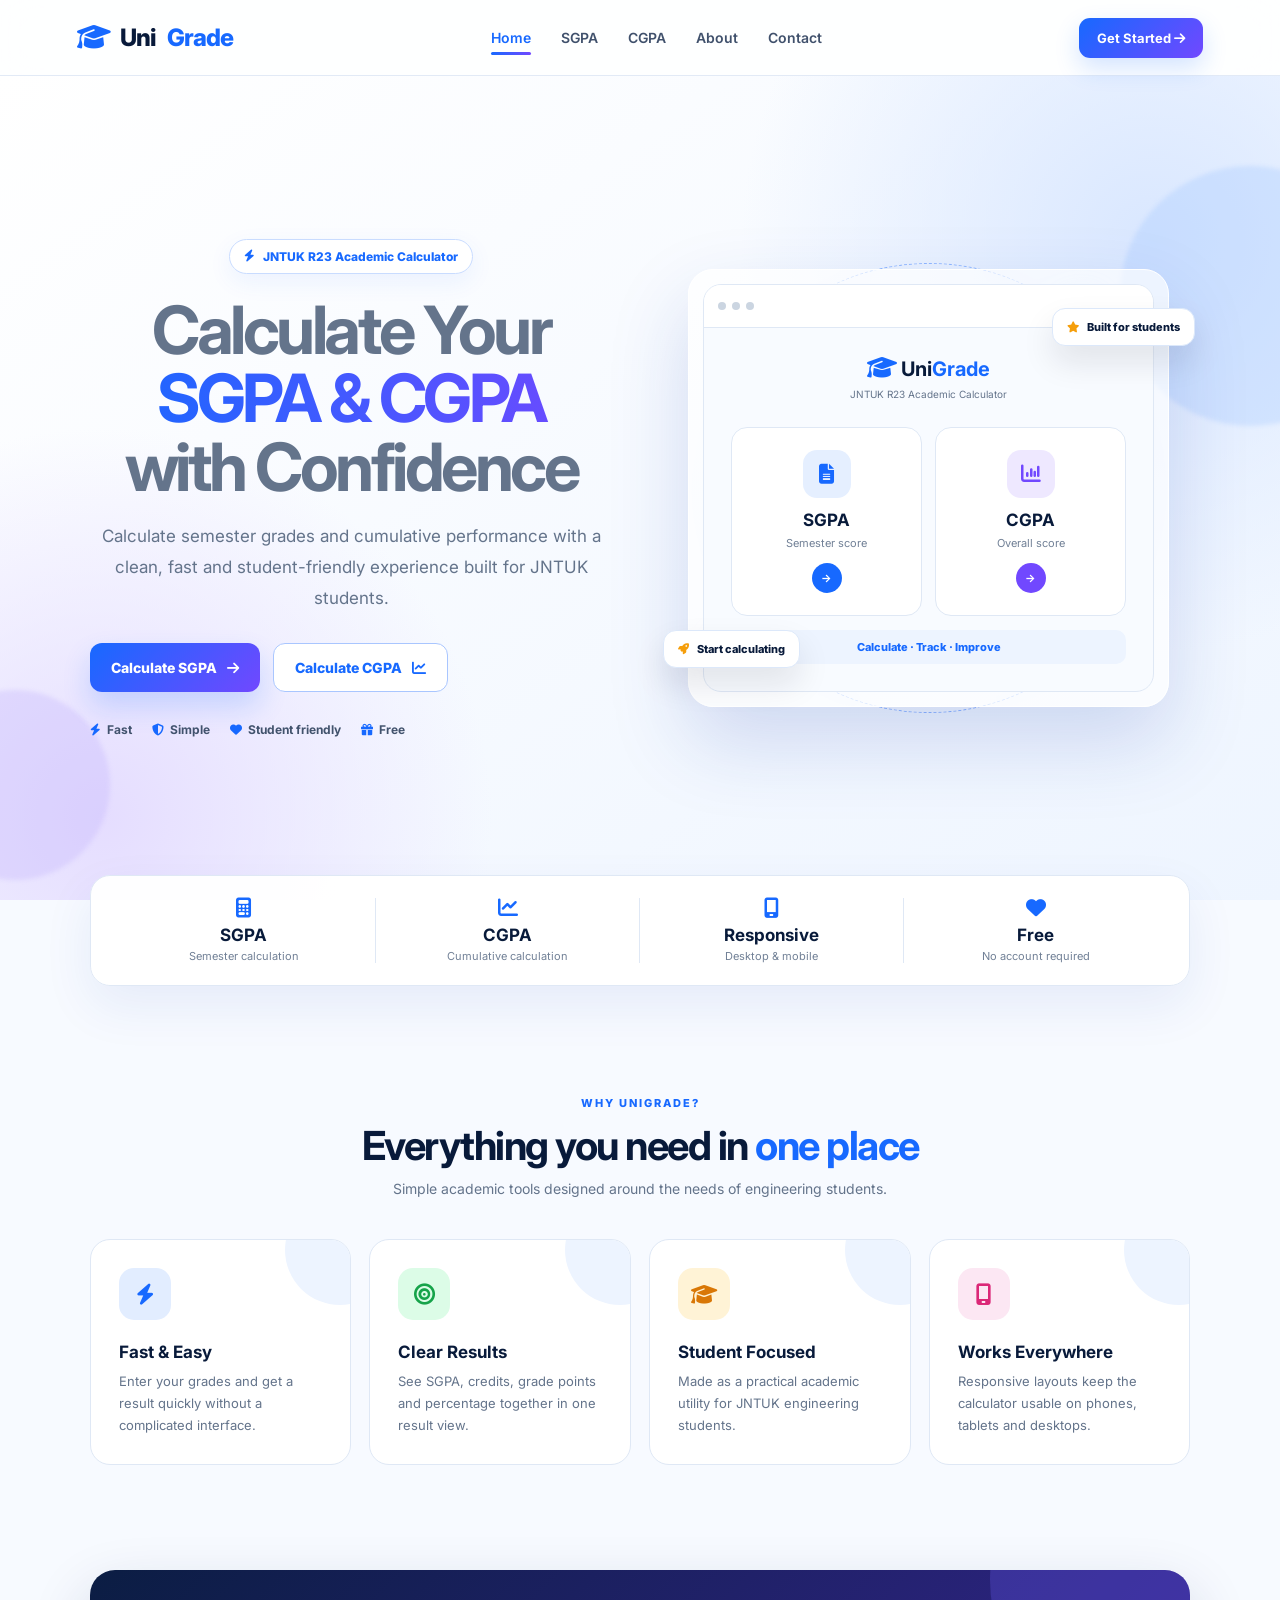
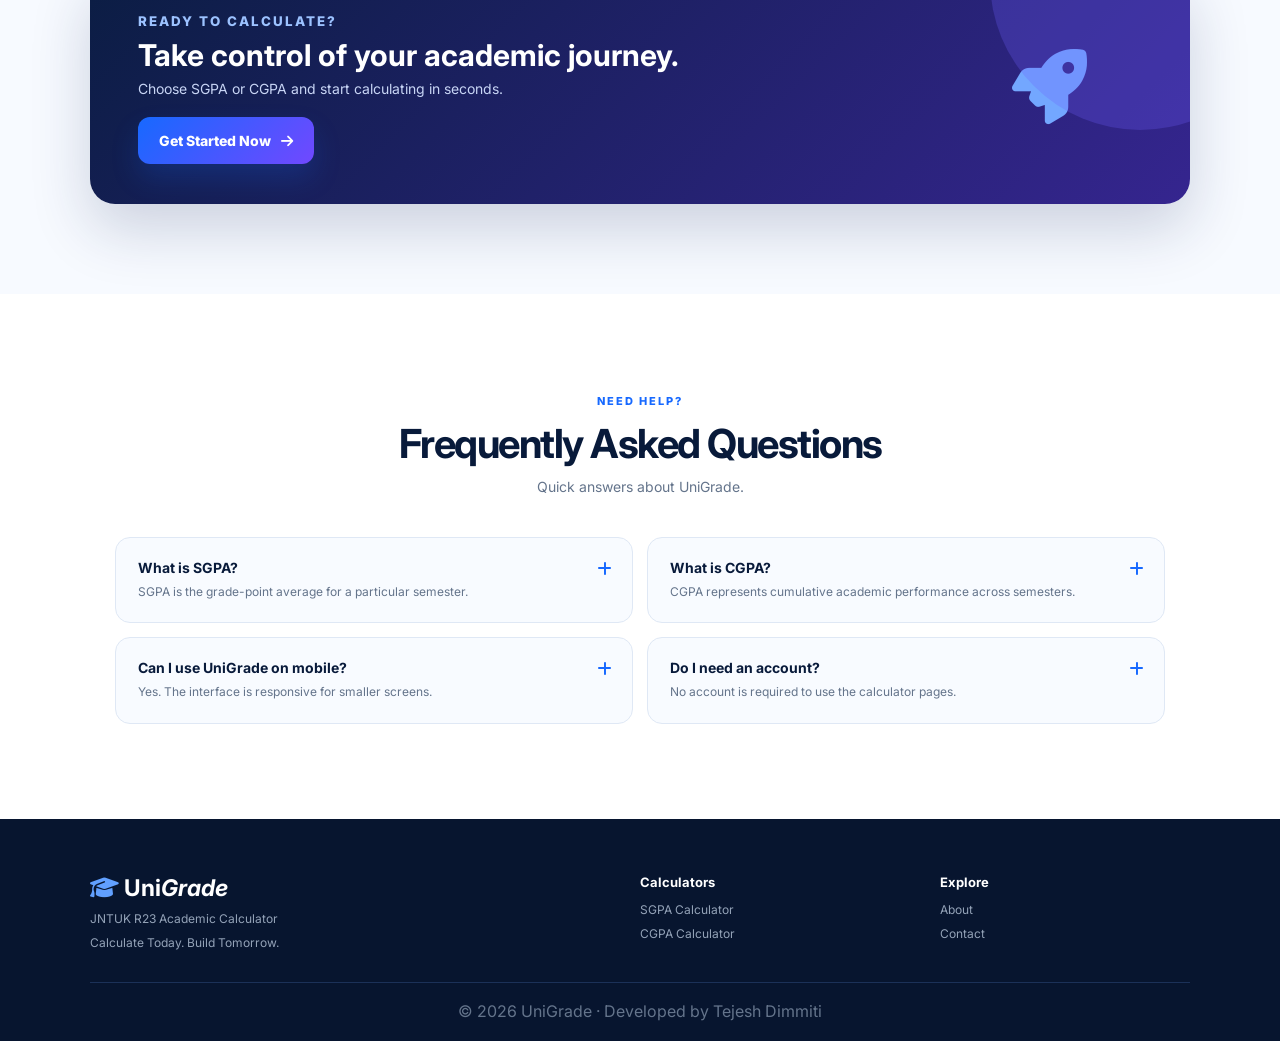
<file: index.html>
<!doctype html>
<html lang="en">
<head>
<meta charset="utf-8">
<meta name="viewport" content="width=device-width,initial-scale=1">
<title>UniGrade — JNTUK SGPA & CGPA Calculator</title>
<meta name="description" content="UniGrade is a simple academic calculator for JNTUK students to calculate SGPA and CGPA.">
<link rel="preconnect" href="https://fonts.googleapis.com">
<link rel="preconnect" href="https://fonts.gstatic.com" crossorigin>
<link href="https://fonts.googleapis.com/css2?family=Inter:wght@400;500;600;700;800&display=swap" rel="stylesheet">
<link rel="stylesheet" href="https://cdnjs.cloudflare.com/ajax/libs/font-awesome/6.6.0/css/all.min.css">
<style>
:root{--navy:#081a3a;--blue:#1769ff;--violet:#7148ff;--muted:#64748b;--line:#dfe8f5;--bg:#f7faff;--white:#fff}
*{box-sizing:border-box;margin:0;padding:0}html{scroll-behavior:smooth}body{font-family:Inter,system-ui,sans-serif;background:var(--bg);color:var(--navy);overflow-x:hidden}a{text-decoration:none;color:inherit}.page{min-height:100vh}
.nav{height:76px;position:sticky;top:0;z-index:50;background:rgba(255,255,255,.86);backdrop-filter:blur(18px);border-bottom:1px solid rgba(223,232,245,.9);display:flex;align-items:center;justify-content:space-between;padding:0 6%}.brand{font-size:24px;font-weight:800;display:flex;align-items:center;gap:10px;letter-spacing:-.8px}.brand i{color:var(--blue);font-size:27px}.brand em{font-style:normal;color:var(--blue)}.links{display:flex;gap:30px}.links a{font-size:14px;font-weight:600;color:#40516c;padding:28px 0;position:relative}.links a:after{content:"";position:absolute;height:3px;left:0;right:0;bottom:19px;border-radius:5px;background:linear-gradient(90deg,var(--blue),var(--violet));transform:scaleX(0);transition:.3s}.links a:hover,.links a.active{color:var(--blue)}.links a:hover:after,.links a.active:after{transform:scaleX(1)}.navbtn{background:linear-gradient(135deg,var(--blue),var(--violet));color:#fff;padding:12px 18px;border-radius:11px;font-size:13px;font-weight:700;box-shadow:0 10px 24px #1769ff2e;transition:.25s}.navbtn:hover{transform:translateY(-2px);box-shadow:0 14px 30px #1769ff45}
.hero{position:relative;min-height:calc(100vh - 76px);display:grid;grid-template-columns:1fr 1fr;align-items:center;gap:55px;padding:70px 7%;overflow:hidden;background:radial-gradient(circle at 90% 20%,#d9e7ff 0,transparent 31%),radial-gradient(circle at 8% 90%,#e5ddff 0,transparent 28%),linear-gradient(145deg,#fff,#eef5ff)}.glow{position:absolute;border-radius:50%;filter:blur(2px);pointer-events:none}.g1{width:260px;height:260px;right:-100px;top:90px;background:#a5c9ff55;animation:drift 8s ease-in-out infinite}.g2{width:190px;height:190px;left:-80px;bottom:20px;background:#c4b5fd55;animation:drift 10s ease-in-out infinite reverse}.copy{position:relative;z-index:2}.pill{display:inline-flex;align-items:center;gap:8px;padding:9px 14px;border:1px solid #c9dcff;background:#fff;border-radius:999px;color:var(--blue);font-size:12px;font-weight:800;box-shadow:0 8px 24px #1769ff12;animation:up .7s ease both}.pill i{animation:pulse 1.7s infinite}.hero h1{font-size:clamp(44px,5.2vw,72px);line-height:1.03;letter-spacing:-3.5px;margin:22px 0 20px;max-width:690px;animation:up .75s .08s ease both}.hero h1 span{display:block;background:linear-gradient(90deg,var(--blue),var(--violet));-webkit-background-clip:text;color:transparent}.hero p{max-width:610px;color:var(--muted);font-size:17px;line-height:1.8;animation:up .75s .16s ease both}.actions{display:flex;gap:13px;flex-wrap:wrap;margin:30px 0;animation:up .75s .24s ease both}.primary,.secondary{display:inline-flex;align-items:center;gap:10px;border-radius:12px;padding:15px 21px;font-size:14px;font-weight:800;transition:.3s}.primary{color:#fff;background:linear-gradient(135deg,var(--blue),var(--violet));box-shadow:0 14px 28px #1769ff30}.primary:hover{transform:translateY(-3px);box-shadow:0 18px 34px #1769ff45}.secondary{color:var(--blue);background:#fff;border:1.5px solid #a9c6ff}.secondary:hover{background:#f1f6ff;transform:translateY(-3px)}.trust{display:flex;flex-wrap:wrap;gap:20px;color:#42536d;font-size:12px;font-weight:700}.trust i{color:var(--blue);margin-right:6px}
.visual{position:relative;min-height:500px;display:grid;place-items:center;animation:up .9s .1s ease both}.orbit{position:absolute;width:450px;height:450px;border:1px dashed #8fb6ff;border-radius:50%;animation:spin 22s linear infinite}.orbit:before,.orbit:after{content:"";position:absolute;width:12px;height:12px;border-radius:50%;background:var(--blue);box-shadow:0 0 0 7px #dbeafe}.orbit:before{top:42px;right:65px}.orbit:after{bottom:55px;left:20px;background:var(--violet);box-shadow:0 0 0 7px #ede9fe}.dashboard{width:min(500px,92%);position:relative;z-index:3;padding:14px;border-radius:25px;background:#ffffffaa;border:1px solid #fff;box-shadow:0 35px 80px #1e40af2c;backdrop-filter:blur(16px);animation:levitate 5s ease-in-out infinite}.window{background:#f8fbff;border:1px solid var(--line);border-radius:18px;overflow:hidden}.bar{height:43px;background:#fff;border-bottom:1px solid var(--line);display:flex;align-items:center;gap:6px;padding:0 14px}.dot{width:8px;height:8px;background:#cbd5e1;border-radius:50%}.screen{padding:27px}.mini{text-align:center}.mini .cap{font-size:24px;color:var(--blue)}.mini h3{display:inline;font-size:20px}.mini h3 span{color:var(--blue)}.mini p{font-size:10px;color:#64748b;margin-top:4px}.calc{display:grid;grid-template-columns:1fr 1fr;gap:13px;margin-top:24px}.calcbox{background:#fff;border:1px solid var(--line);border-radius:16px;padding:22px 14px;text-align:center;transition:.3s}.calcbox:hover{transform:translateY(-6px);box-shadow:0 15px 30px #1769ff16}.calcbox .ico{width:48px;height:48px;display:grid;place-items:center;border-radius:14px;background:#e5efff;color:var(--blue);margin:0 auto 12px;font-size:20px}.calcbox.purple .ico{background:#eee8ff;color:var(--violet)}.calcbox strong{display:block;font-size:17px}.calcbox small{display:block;color:#718096;font-size:11px;margin:6px 0 13px}.arrow{display:grid;place-items:center;width:30px;height:30px;border-radius:50%;background:var(--blue);color:#fff;margin:auto;font-size:11px}.purple .arrow{background:var(--violet)}.screenfoot{margin-top:14px;padding:10px;background:#edf4ff;color:var(--blue);text-align:center;border-radius:10px;font-size:11px;font-weight:800}.float{position:absolute;z-index:5;background:#fff;border:1px solid #dce8fa;border-radius:13px;padding:11px 14px;font-size:11px;font-weight:800;box-shadow:0 16px 32px #0f172a1a;animation:drift 4s ease-in-out infinite}.float.one{right:-5px;top:70px}.float.two{left:-5px;bottom:70px;animation-delay:-2s}.float i{color:#f59e0b;margin-right:6px}
.stats{width:86%;margin:-25px auto 0;position:relative;z-index:10;display:grid;grid-template-columns:repeat(4,1fr);background:#fffffff2;border:1px solid var(--line);border-radius:20px;padding:22px;box-shadow:0 20px 50px #1e40af14}.stat{text-align:center;border-right:1px solid var(--line)}.stat:last-child{border:0}.stat i{color:var(--blue);font-size:20px;margin-bottom:7px}.stat h3{font-size:17px}.stat p{font-size:11px;color:#718096;margin-top:4px}
.section{padding:105px 7%}.heading{text-align:center;max-width:680px;margin:0 auto 42px}.heading small{color:var(--blue);font-size:11px;font-weight:800;letter-spacing:2px}.heading h2{font-size:40px;letter-spacing:-1.5px;margin:10px 0}.heading h2 span{color:var(--blue)}.heading p{color:var(--muted);font-size:14px}.cards{max-width:1180px;margin:auto;display:grid;grid-template-columns:repeat(4,1fr);gap:18px}.card{position:relative;overflow:hidden;background:#fff;border:1px solid var(--line);border-radius:20px;padding:28px;transition:.35s}.card:after{content:"";position:absolute;width:110px;height:110px;border-radius:50%;right:-45px;top:-45px;background:#edf4ff}.card:hover{transform:translateY(-9px);border-color:#b9d0fa;box-shadow:0 25px 50px #1e40af14}.icon{position:relative;z-index:1;width:52px;height:52px;display:grid;place-items:center;border-radius:15px;margin-bottom:22px;font-size:21px}.blue{background:#e2edff;color:var(--blue)}.green{background:#dcfce7;color:#16a34a}.orange{background:#fff3d6;color:#d97706}.pink{background:#fce7f3;color:#db2777}.card h3{font-size:17px;margin-bottom:8px}.card p{color:#64748b;font-size:13px;line-height:1.7}
.cta{width:86%;margin:0 auto 90px;padding:40px 48px;border-radius:25px;background:linear-gradient(135deg,#0b1d43,#35258f);color:#fff;display:flex;align-items:center;justify-content:space-between;position:relative;overflow:hidden;box-shadow:0 25px 60px #17255430}.cta:after{content:"";position:absolute;width:300px;height:300px;border-radius:50%;right:-100px;top:-140px;background:#6d5dfc44}.cta small{color:#9cc2ff;letter-spacing:2px;font-weight:800}.cta h2{font-size:30px;margin:7px 0}.cta p{color:#c8d5f5;font-size:14px;margin-bottom:20px}.rocket{font-size:75px;color:#73a7ff;margin-right:55px;animation:drift 4s ease-in-out infinite}
.faq{background:#fff;padding:95px 7%}.faqgrid{max-width:1050px;margin:auto;display:grid;grid-template-columns:1fr 1fr;gap:14px}.faqbox{background:#f8fbff;border:1px solid var(--line);border-radius:15px;padding:21px 50px 21px 22px;position:relative;transition:.3s}.faqbox:hover{border-color:#a9c6ff;transform:translateY(-3px)}.faqbox h3{font-size:14px;margin-bottom:6px}.faqbox p{font-size:12px;color:#64748b;line-height:1.6}.faqbox i{position:absolute;right:20px;top:23px;color:var(--blue)}
footer{background:#07152f;color:#fff;padding:55px 7% 20px}.foot{display:grid;grid-template-columns:2fr 1fr 1fr;gap:50px}.foot h2{font-size:23px}.foot h2 i,.foot h2 span{color:#61a0ff}.foot p,.foot a{color:#94a3b8;font-size:12px}.foot p{margin-top:9px}.foot h4{font-size:13px;margin-bottom:12px}.foot a{display:block;margin:9px 0;transition:.2s}.foot a:hover{color:#fff;transform:translateX(4px)}footer hr{border:0;border-top:1px solid #1b3158;margin:32px 0 18px}.copy{text-align:center;color:#64748b!important}
@keyframes up{from{opacity:0;transform:translateY(24px)}to{opacity:1;transform:translateY(0)}}@keyframes drift{0%,100%{transform:translateY(0)}50%{transform:translateY(-14px)}}@keyframes levitate{0%,100%{transform:rotate(1.5deg) translateY(0)}50%{transform:rotate(-1deg) translateY(-10px)}}@keyframes spin{to{transform:rotate(360deg)}}@keyframes pulse{0%,100%{transform:scale(1)}50%{transform:scale(1.18)}}
@media(max-width:950px){.links{gap:17px}.navbtn{display:none}.hero{grid-template-columns:1fr;text-align:center;padding-top:55px}.hero p{margin:auto}.actions,.trust{justify-content:center}.visual{order:2}.cards{grid-template-columns:1fr 1fr}.rocket{margin-right:20px}}
@media(max-width:620px){.nav{height:auto;min-height:70px;padding:12px 5%;flex-wrap:wrap}.brand{font-size:20px}.links{order:3;width:100%;justify-content:center;gap:16px}.links a{font-size:11px;padding:8px 0}.links a:after{bottom:0}.hero{padding:48px 5% 40px}.hero h1{font-size:42px;letter-spacing:-2px}.hero p{font-size:14px}.visual{min-height:350px}.orbit{width:300px;height:300px}.dashboard{width:96%}.float{display:none}.stats{width:90%;grid-template-columns:1fr 1fr;padding:9px}.stat{padding:15px 5px;border:0}.stat h3{font-size:15px}.section{padding:75px 5%}.heading h2{font-size:31px}.cards,.faqgrid{grid-template-columns:1fr}.cta{width:90%;padding:34px 25px}.cta h2{font-size:25px}.rocket{display:none}.foot{grid-template-columns:1fr;gap:28px}}
@media(prefers-reduced-motion:reduce){*,*:before,*:after{animation:none!important;transition:none!important;scroll-behavior:auto!important}}
</style>
</head>
<body>
<div class="page">
<header class="nav"><a class="brand" href="index.html"><i class="fa-solid fa-graduation-cap"></i>Uni<em>Grade</em></a><nav class="links"><a class="active" href="index.html">Home</a><a href="pages/sgpa.html">SGPA</a><a href="pages/cgpa.html">CGPA</a><a href="pages/about.html">About</a><a href="pages/contact.html">Contact</a></nav><a class="navbtn" href="pages/sgpa.html">Get Started <i class="fa-solid fa-arrow-right"></i></a></header>
<main>
<section class="hero"><div class="glow g1"></div><div class="glow g2"></div><div class="copy"><div class="pill"><i class="fa-solid fa-bolt"></i> JNTUK R23 Academic Calculator</div><h1>Calculate Your <span>SGPA &amp; CGPA</span> with Confidence</h1><p>Calculate semester grades and cumulative performance with a clean, fast and student-friendly experience built for JNTUK students.</p><div class="actions"><a class="primary" href="pages/sgpa.html">Calculate SGPA <i class="fa-solid fa-arrow-right"></i></a><a class="secondary" href="pages/cgpa.html">Calculate CGPA <i class="fa-solid fa-chart-line"></i></a></div><div class="trust"><span><i class="fa-solid fa-bolt"></i>Fast</span><span><i class="fa-solid fa-shield-halved"></i>Simple</span><span><i class="fa-solid fa-heart"></i>Student friendly</span><span><i class="fa-solid fa-gift"></i>Free</span></div></div>
<div class="visual"><div class="orbit"></div><div class="float one"><i class="fa-solid fa-star"></i> Built for students</div><div class="float two"><i class="fa-solid fa-rocket"></i> Start calculating</div><div class="dashboard"><div class="window"><div class="bar"><span class="dot"></span><span class="dot"></span><span class="dot"></span></div><div class="screen"><div class="mini"><div><i class="fa-solid fa-graduation-cap cap"></i> <h3>Uni<span>Grade</span></h3></div><p>JNTUK R23 Academic Calculator</p></div><div class="calc"><a class="calcbox" href="pages/sgpa.html"><div class="ico"><i class="fa-solid fa-file-lines"></i></div><strong>SGPA</strong><small>Semester score</small><b class="arrow">→</b></a><a class="calcbox purple" href="pages/cgpa.html"><div class="ico"><i class="fa-solid fa-chart-column"></i></div><strong>CGPA</strong><small>Overall score</small><b class="arrow">→</b></a></div><div class="screenfoot">Calculate · Track · Improve</div></div></div></div></div></section>
<section class="stats"><div class="stat"><i class="fa-solid fa-calculator"></i><h3>SGPA</h3><p>Semester calculation</p></div><div class="stat"><i class="fa-solid fa-chart-line"></i><h3>CGPA</h3><p>Cumulative calculation</p></div><div class="stat"><i class="fa-solid fa-mobile-screen"></i><h3>Responsive</h3><p>Desktop &amp; mobile</p></div><div class="stat"><i class="fa-solid fa-heart"></i><h3>Free</h3><p>No account required</p></div></section>
<section class="section"><div class="heading"><small>WHY UNIGRADE?</small><h2>Everything you need in <span>one place</span></h2><p>Simple academic tools designed around the needs of engineering students.</p></div><div class="cards"><article class="card"><div class="icon blue"><i class="fa-solid fa-bolt"></i></div><h3>Fast &amp; Easy</h3><p>Enter your grades and get a result quickly without a complicated interface.</p></article><article class="card"><div class="icon green"><i class="fa-solid fa-bullseye"></i></div><h3>Clear Results</h3><p>See SGPA, credits, grade points and percentage together in one result view.</p></article><article class="card"><div class="icon orange"><i class="fa-solid fa-graduation-cap"></i></div><h3>Student Focused</h3><p>Made as a practical academic utility for JNTUK engineering students.</p></article><article class="card"><div class="icon pink"><i class="fa-solid fa-mobile-screen"></i></div><h3>Works Everywhere</h3><p>Responsive layouts keep the calculator usable on phones, tablets and desktops.</p></article></div></section>
<section class="cta"><div><small>READY TO CALCULATE?</small><h2>Take control of your academic journey.</h2><p>Choose SGPA or CGPA and start calculating in seconds.</p><a class="primary" href="pages/sgpa.html">Get Started Now <i class="fa-solid fa-arrow-right"></i></a></div><i class="fa-solid fa-rocket rocket"></i></section>
<section class="faq"><div class="heading"><small>NEED HELP?</small><h2>Frequently Asked Questions</h2><p>Quick answers about UniGrade.</p></div><div class="faqgrid"><article class="faqbox"><h3>What is SGPA?</h3><p>SGPA is the grade-point average for a particular semester.</p><i class="fa-solid fa-plus"></i></article><article class="faqbox"><h3>What is CGPA?</h3><p>CGPA represents cumulative academic performance across semesters.</p><i class="fa-solid fa-plus"></i></article><article class="faqbox"><h3>Can I use UniGrade on mobile?</h3><p>Yes. The interface is responsive for smaller screens.</p><i class="fa-solid fa-plus"></i></article><article class="faqbox"><h3>Do I need an account?</h3><p>No account is required to use the calculator pages.</p><i class="fa-solid fa-plus"></i></article></div></section>
</main>
<footer><div class="foot"><div><h2><i class="fa-solid fa-graduation-cap"></i> Uni<em>Grade</em></h2><p>JNTUK R23 Academic Calculator</p><p>Calculate Today. Build Tomorrow.</p></div><div><h4>Calculators</h4><a href="pages/sgpa.html">SGPA Calculator</a><a href="pages/cgpa.html">CGPA Calculator</a></div><div><h4>Explore</h4><a href="pages/about.html">About</a><a href="pages/contact.html">Contact</a></div></div><hr><p class="copy">© 2026 UniGrade · Developed by Tejesh Dimmiti</p></footer>
</div>
</body>
</html>
</file>
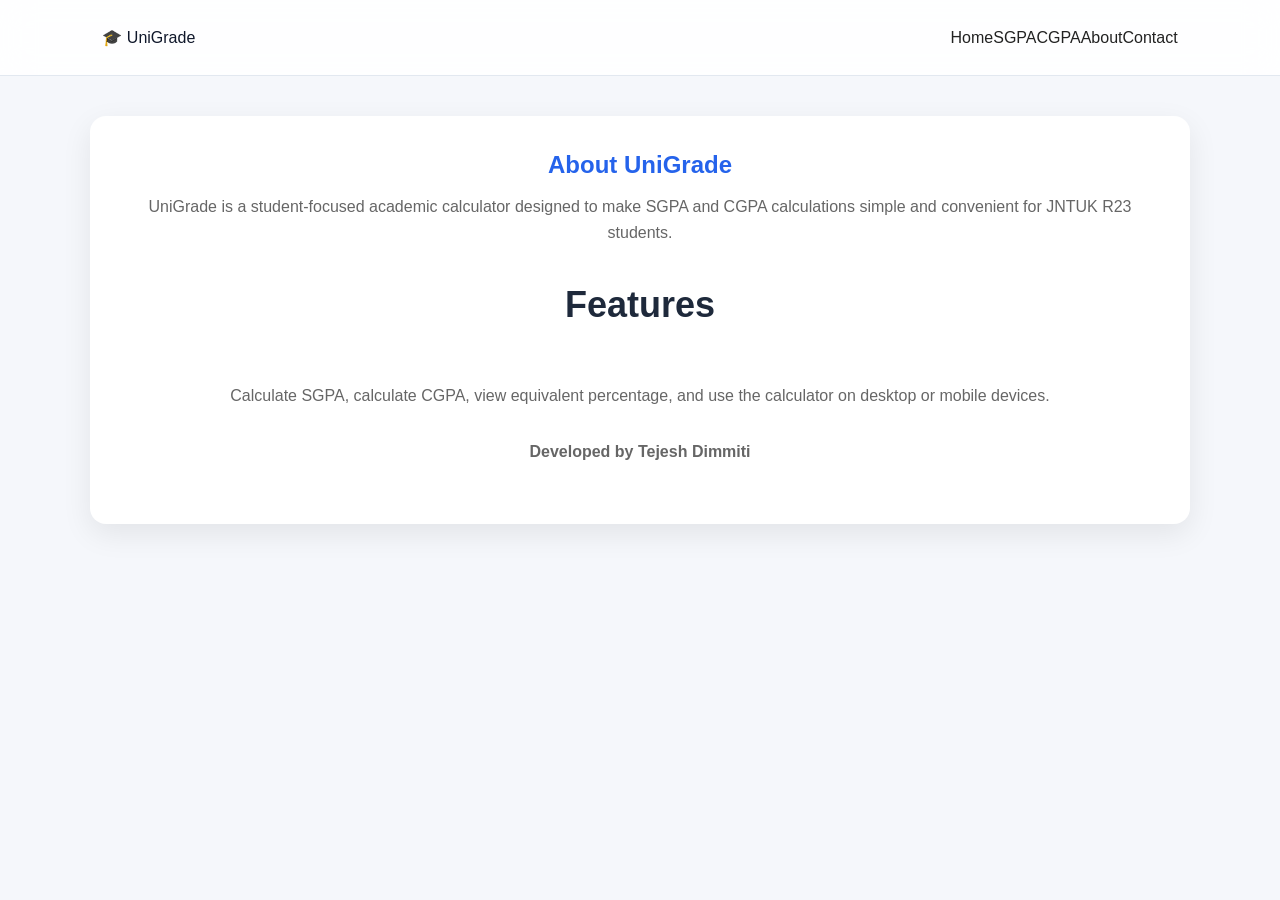
<file: pages/about.html>
<!DOCTYPE html>
<html lang="en"><head><meta charset="UTF-8"><meta name="viewport" content="width=device-width, initial-scale=1.0"><title>About | UniGrade</title><link rel="stylesheet" href="../css/style.css"><link rel="stylesheet" href="../css/navbar.css"><link rel="stylesheet" href="../css/calculator.css"><link rel="stylesheet" href="../css/responsive.css"></head><body><header class="navbar"><div class="logo">🎓 UniGrade</div><nav><a href="../index.html">Home</a><a href="sgpa.html">SGPA</a><a href="cgpa.html">CGPA</a><a href="about.html" class="active">About</a><a href="contact.html">Contact</a></nav></header><section class="calculator"><h1>About UniGrade</h1><p>UniGrade is a student-focused academic calculator designed to make SGPA and CGPA calculations simple and convenient for JNTUK R23 students.</p><h2>Features</h2><p>Calculate SGPA, calculate CGPA, view equivalent percentage, and use the calculator on desktop or mobile devices.</p><p><strong>Developed by Tejesh Dimmiti</strong></p></section></body></html>
</file>
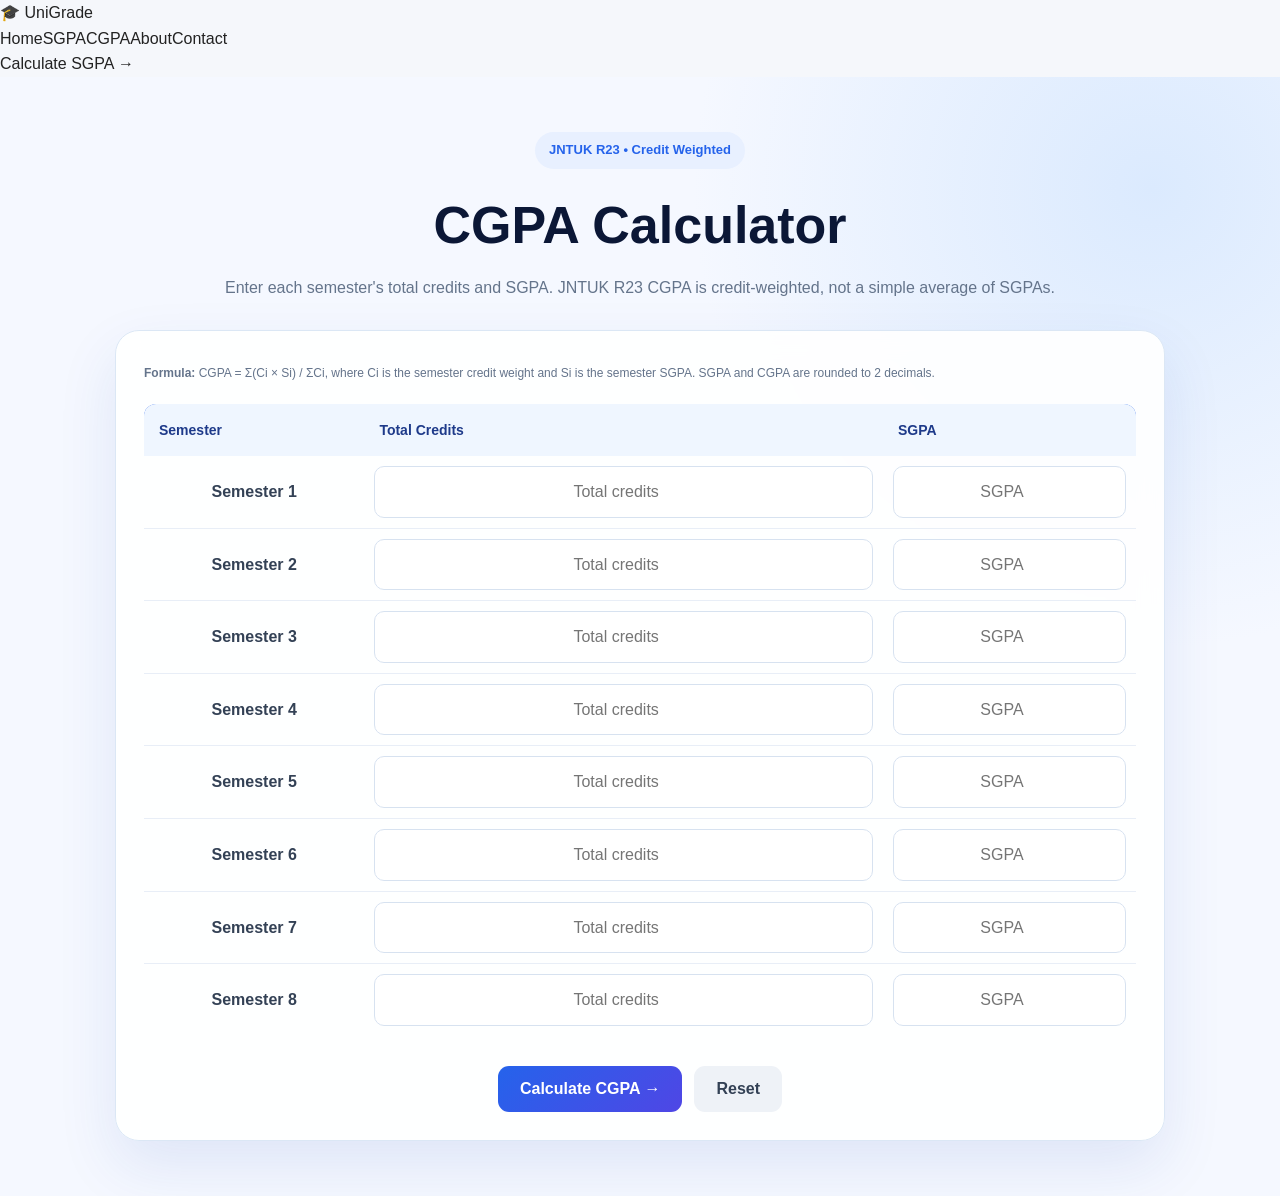
<file: pages/cgpa.html>
<!DOCTYPE html>
<html lang="en">
<head>
<meta charset="UTF-8">
<meta name="viewport" content="width=device-width, initial-scale=1.0">
<title>CGPA Calculator | UniGrade</title>
<meta name="description" content="Calculate JNTUK R23 CGPA using semester credits and SGPA values.">
<link rel="preconnect" href="https://fonts.googleapis.com">
<link rel="preconnect" href="https://fonts.gstatic.com" crossorigin>
<link href="https://fonts.googleapis.com/css2?family=Inter:wght@400;500;600;700;800&display=swap" rel="stylesheet">
<link rel="stylesheet" href="../css/style.css">
<link rel="stylesheet" href="../css/navbar.css">
<link rel="stylesheet" href="../css/calculator.css">
<link rel="stylesheet" href="../css/responsive.css">
<style>
.cgpa-page{min-height:calc(100vh - 76px);padding:55px 6%;background:radial-gradient(circle at 90% 10%,#dbeafe,transparent 30%),#f5f8ff}.cgpa-shell{max-width:1050px;margin:auto}.cgpa-heading{text-align:center;margin-bottom:30px}.cgpa-heading .badge{display:inline-block;padding:8px 14px;border-radius:999px;background:#e8f0ff;color:#2563eb;font-size:13px;font-weight:700}.cgpa-heading h1{font-size:clamp(34px,5vw,52px);margin:15px 0 8px;color:#0b1736}.cgpa-heading p{color:#64748b}.cgpa-card{background:rgba(255,255,255,.9);border:1px solid #dbe7f5;border-radius:24px;padding:28px;box-shadow:0 25px 60px rgba(30,64,175,.1);backdrop-filter:blur(12px)}#cgpaTable{width:100%;border-collapse:separate;border-spacing:0;overflow:hidden}#cgpaTable th{background:#eff6ff;color:#1e3a8a;padding:15px;text-align:left;font-size:14px}#cgpaTable th:first-child{border-radius:12px 0 0 0}#cgpaTable th:last-child{border-radius:0 12px 0 0}#cgpaTable td{padding:10px;border-bottom:1px solid #e8eef7;color:#334155}#cgpaTable tr:last-child td{border-bottom:0}#cgpaTable input{width:100%;padding:12px 13px;border:1px solid #d7e2f0;border-radius:10px;outline:0;font:inherit;background:#fff;transition:.2s}#cgpaTable input:focus{border-color:#2563eb;box-shadow:0 0 0 4px #dbeafe}.semester-label{font-weight:700}.credit-note{font-size:12px;color:#64748b;margin:5px 0 20px}.buttons{display:flex;gap:12px;margin-top:25px}.buttons button{border:0;border-radius:11px;padding:14px 22px;font-weight:700;cursor:pointer;background:linear-gradient(135deg,#2563eb,#4f46e5);color:#fff;transition:.25s}.buttons button:hover{transform:translateY(-2px);box-shadow:0 12px 25px rgba(37,99,235,.25)}#resetCGPA{background:#eef2f7;color:#334155}.cgpa-result{display:none;margin-top:25px;padding:25px;border-radius:20px;background:linear-gradient(135deg,#eff6ff,#eef2ff);border:1px solid #cfe0ff}.cgpa-result h2{margin-bottom:18px;color:#0b1736}.result-grid{display:grid;grid-template-columns:repeat(3,1fr);gap:14px}.result-item{background:#fff;border-radius:15px;padding:18px;text-align:center;border:1px solid #dbe7f5}.result-item span{display:block;color:#64748b;font-size:12px;margin-bottom:6px}.result-item strong{font-size:25px;color:#2563eb}.cgpa-note{margin-top:18px;color:#64748b;font-size:12px}@media(max-width:650px){.cgpa-page{padding:40px 4%}.cgpa-card{padding:14px}.result-grid{grid-template-columns:1fr}.cgpa-card{overflow-x:auto}#cgpaTable{min-width:520px}.buttons{position:sticky;left:0}}
</style>
</head>
<body>
<header class="nav">
<a class="brand" href="../index.html">🎓 Uni<span>Grade</span></a>
<nav class="links"><a href="../index.html">Home</a><a href="sgpa.html">SGPA</a><a class="active" href="cgpa.html">CGPA</a><a href="about.html">About</a><a href="contact.html">Contact</a></nav>
<a class="nav-cta" href="sgpa.html">Calculate SGPA →</a>
</header>
<main class="cgpa-page">
  <div class="cgpa-shell">
    <div class="cgpa-heading">
      <span class="badge">JNTUK R23 • Credit Weighted</span>
      <h1>CGPA Calculator</h1>
      <p>Enter each semester's total credits and SGPA. JNTUK R23 CGPA is credit-weighted, not a simple average of SGPAs.</p>
    </div>
    <div class="cgpa-card">
      <p class="credit-note"><strong>Formula:</strong> CGPA = Σ(Ci × Si) / ΣCi, where Ci is the semester credit weight and Si is the semester SGPA. SGPA and CGPA are rounded to 2 decimals.</p>
      <table id="cgpaTable">
        <thead><tr><th>Semester</th><th>Total Credits</th><th>SGPA</th></tr></thead>
        <tbody></tbody>
      </table>
      <div class="buttons"><button id="calculateCGPA">Calculate CGPA →</button><button id="resetCGPA">Reset</button></div>
      <div id="cgpaResultCard" class="cgpa-result">
        <h2>Overall Result</h2>
        <div class="result-grid">
          <div class="result-item"><span>CGPA</span><strong id="cgpaResult">0.00</strong></div>
          <div class="result-item"><span>Total Credits</span><strong id="cgpaCredits">0</strong></div>
          <div class="result-item"><span>Percentage</span><strong id="cgpaPercentage">0%</strong></div>
        </div>
        <p class="cgpa-note">CGPA band: <strong id="cgpaStatus">—</strong>. Final class award is subject to completion of the degree requirements.</p>
        <p class="cgpa-note">JNTUK R23 percentage conversion: (CGPA − 0.5) × 10.</p>
      </div>
    </div>
  </div>
</main>
<script src="../js/cgpa.js"></script>
</body>
</html>
</file>
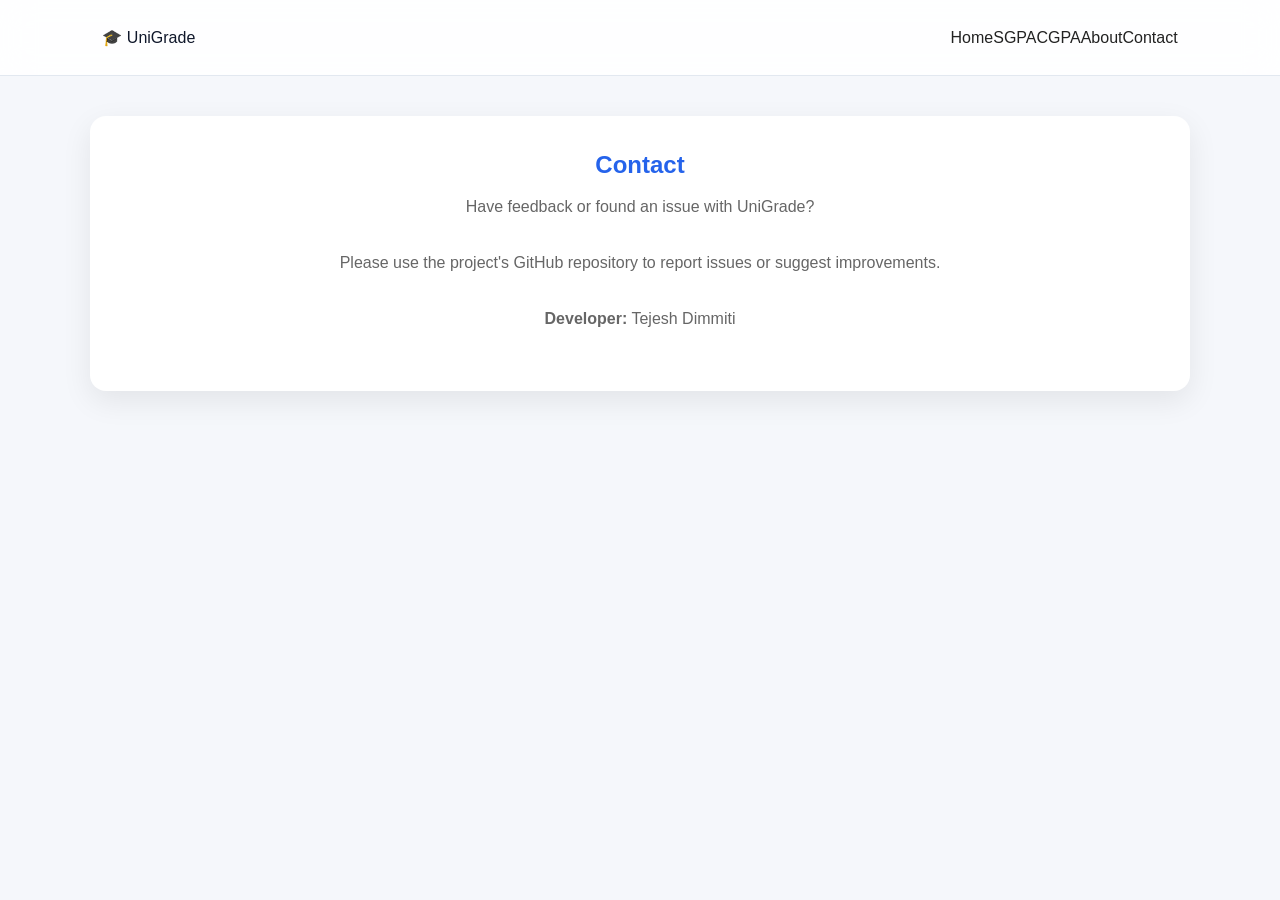
<file: pages/contact.html>
<!DOCTYPE html>
<html lang="en"><head><meta charset="UTF-8"><meta name="viewport" content="width=device-width, initial-scale=1.0"><title>Contact | UniGrade</title><link rel="stylesheet" href="../css/style.css"><link rel="stylesheet" href="../css/navbar.css"><link rel="stylesheet" href="../css/calculator.css"><link rel="stylesheet" href="../css/responsive.css"></head><body><header class="navbar"><div class="logo">🎓 UniGrade</div><nav><a href="../index.html">Home</a><a href="sgpa.html">SGPA</a><a href="cgpa.html">CGPA</a><a href="about.html">About</a><a href="contact.html" class="active">Contact</a></nav></header><section class="calculator"><h1>Contact</h1><p>Have feedback or found an issue with UniGrade?</p><p>Please use the project's GitHub repository to report issues or suggest improvements.</p><p><strong>Developer:</strong> Tejesh Dimmiti</p></section></body></html>
</file>
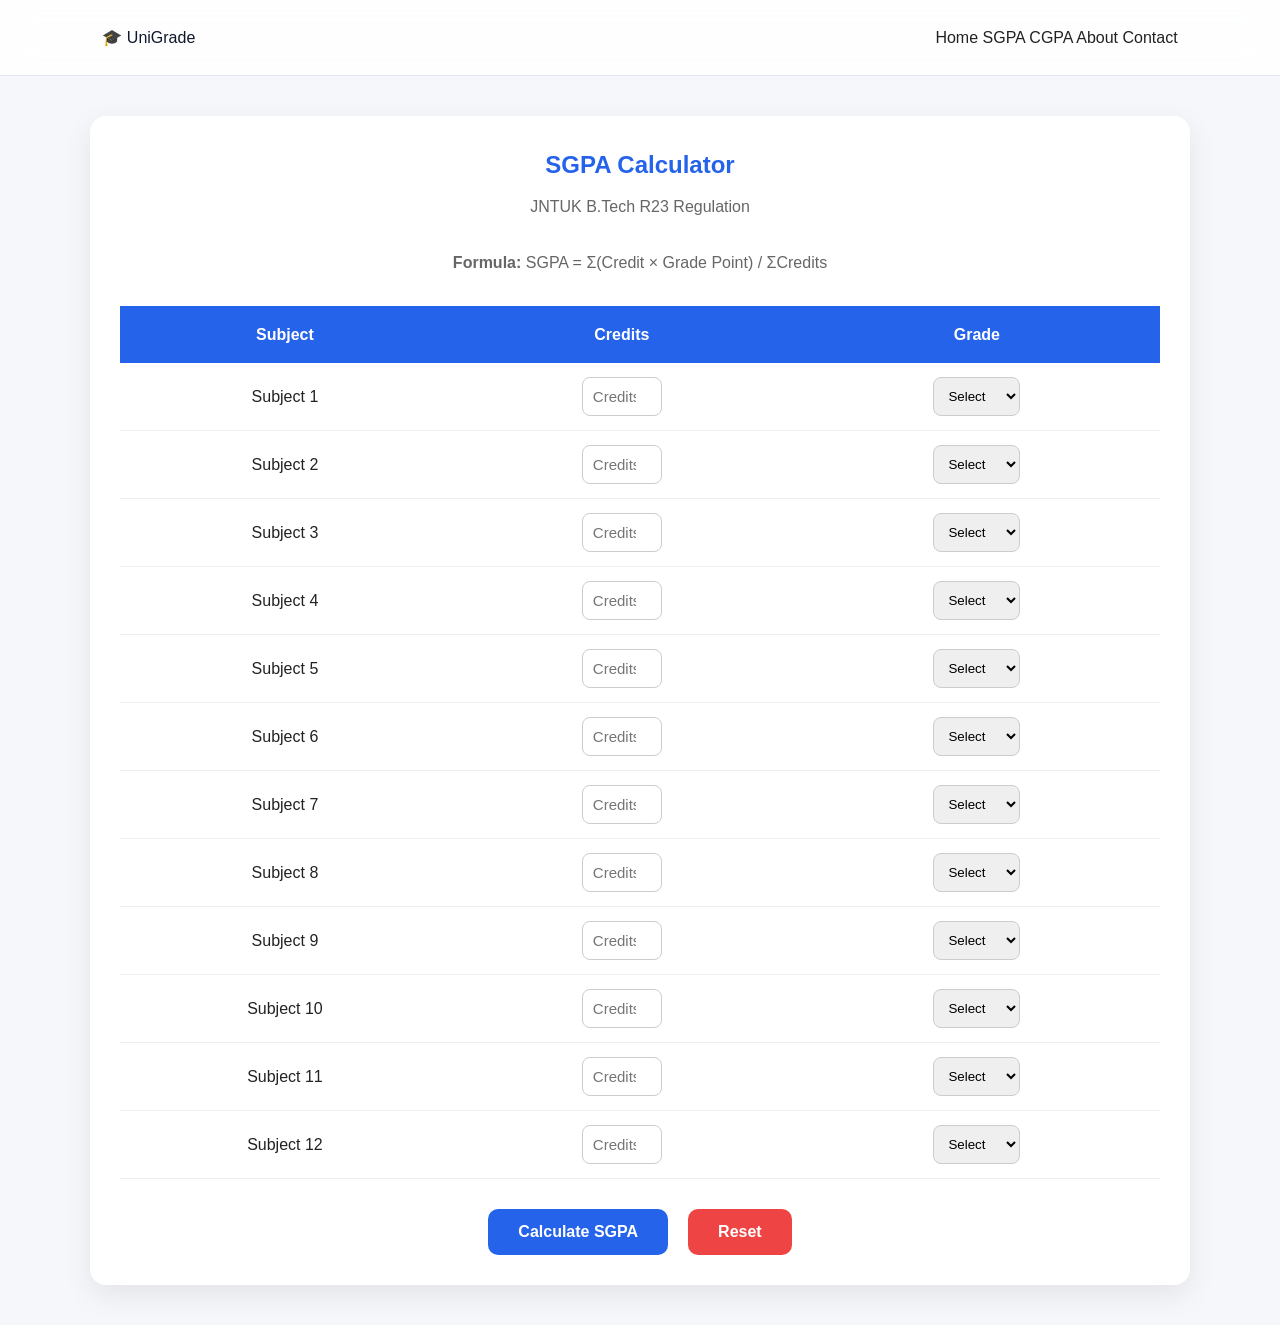
<file: pages/sgpa.html>
<!DOCTYPE html>
<html lang="en">
<head>
<meta charset="UTF-8">
<meta name="viewport" content="width=device-width, initial-scale=1.0">
<title>SGPA Calculator | UniGrade</title>
<meta name="description" content="JNTUK R23 SGPA calculator using subject credits and official grade points.">
<link rel="stylesheet" href="../css/style.css">
<link rel="stylesheet" href="../css/navbar.css">
<link rel="stylesheet" href="../css/calculator.css">
<link rel="stylesheet" href="../css/responsive.css">
</head>
<body>
<header class="navbar">
  <div class="logo">🎓 UniGrade</div>
  <nav>
    <a href="../index.html">Home</a>
    <a href="sgpa.html" class="active">SGPA</a>
    <a href="cgpa.html">CGPA</a>
    <a href="about.html">About</a>
    <a href="contact.html">Contact</a>
  </nav>
</header>
<section class="calculator">
  <h1>SGPA Calculator</h1>
  <p>JNTUK B.Tech R23 Regulation</p>
  <p><strong>Formula:</strong> SGPA = Σ(Credit × Grade Point) / ΣCredits</p>
  <table id="sgpaTable">
    <thead><tr><th>Subject</th><th>Credits</th><th>Grade</th></tr></thead>
    <tbody></tbody>
  </table>
  <div class="buttons">
    <button id="calculateBtn">Calculate SGPA</button>
    <button id="resetBtn">Reset</button>
  </div>
  <div id="resultCard">
    <h2>Semester Result</h2>
    <div class="result-grid">
      <div class="result-box"><h3>SGPA</h3><p id="sgpaResult">0.00</p></div>
      <div class="result-box"><h3>Total Credits</h3><p id="creditResult">0</p></div>
      <div class="result-box"><h3>Weighted Grade Points</h3><p id="gpResult">0.00</p></div>
    </div>
    <p style="text-align:center;margin-top:20px">Reference: <strong id="performance">-</strong></p>
    <p style="text-align:center;margin-top:10px;font-size:13px">F/Ab carry 0 grade points and are included in SGPA. Non-credit audit courses are excluded.</p>
  </div>
</section>
<script src="../js/sgpa.js"></script>
</body>
</html>
</file>
<file: css/style.css>
/* ===========================
   UniGrade Global Styles
=========================== */

*{
    margin:0;
    padding:0;
    box-sizing:border-box;
}

html{
    scroll-behavior:smooth;
}

body{
    font-family:'Poppins',sans-serif;
    background:#f8fafc;
    color:#1e293b;
    line-height:1.6;
}

a{
    text-decoration:none;
    color:inherit;
}

ul{
    list-style:none;
}

img{
    max-width:100%;
    display:block;
}

section{
    padding:80px 8%;
}

.container{
    width:100%;
    max-width:1200px;
    margin:auto;
}

/* ================= Buttons ================= */

.btn,
.primary-btn,
.secondary-btn{

    display:inline-block;
    padding:14px 28px;
    border-radius:10px;
    font-size:16px;
    font-weight:600;
    transition:.3s;
    cursor:pointer;
}

.btn,
.primary-btn{

    background:#2563eb;
    color:white;
}

.btn:hover,
.primary-btn:hover{

    background:#1d4ed8;
    transform:translateY(-3px);
}

.secondary-btn{

    border:2px solid #2563eb;
    color:#2563eb;
    background:white;
}

.secondary-btn:hover{

    background:#2563eb;
    color:white;
}

/* ================= Section Title ================= */

section h2{

    font-size:36px;
    text-align:center;
    margin-bottom:50px;
    color:#1e293b;
}

/* ================= Cards ================= */

.card{

    background:white;
    border-radius:16px;
    padding:30px;
    text-align:center;
    transition:.3s;
    box-shadow:0 10px 25px rgba(0,0,0,.08);
}

.card:hover{

    transform:translateY(-10px);

    box-shadow:0 18px 35px rgba(37,99,235,.15);

}

.card i{

    font-size:45px;

    color:#2563eb;

    margin-bottom:20px;

}

.card h3{

    margin-bottom:15px;

}

.card p{

    color:#64748b;

}

/* ================= Feature Grid ================= */

.feature-container{

    display:grid;

    grid-template-columns:repeat(auto-fit,minmax(250px,1fr));

    gap:30px;

}

/* ================= Stats ================= */

.stats{

    display:grid;

    grid-template-columns:repeat(4,1fr);

    gap:30px;

    text-align:center;

}

.stat{

    background:white;

    padding:35px;

    border-radius:15px;

    box-shadow:0 10px 25px rgba(0,0,0,.08);

}

.stat h2{

    color:#2563eb;

    font-size:40px;

}

.stat p{

    margin-top:10px;

    color:#64748b;

}

/* ================= CTA ================= */

.cta{

    background:linear-gradient(135deg,#2563eb,#1d4ed8);

    color:white;

    text-align:center;

    border-radius:20px;

    margin:80px 8%;

    padding:70px 30px;

}

.cta h2{

    color:white;

    margin-bottom:20px;

}

.cta p{

    font-size:18px;

    margin-bottom:30px;

}

/* ================= FAQ ================= */

.faq-container{

    display:grid;

    grid-template-columns:repeat(auto-fit,minmax(300px,1fr));

    gap:25px;

}

.faq-box{

    background:white;

    padding:25px;

    border-radius:15px;

    box-shadow:0 10px 20px rgba(0,0,0,.08);

}

.faq-box h3{

    margin-bottom:15px;

    color:#2563eb;

}

.faq-box p{

    color:#64748b;

}

/* ================= Footer ================= */

footer{

    background:#0f172a;

    color:white;

    padding:60px 8% 20px;

}

.footer-container{

    display:grid;

    grid-template-columns:2fr 1fr 1fr;

    gap:40px;

}

.footer-logo h2{

    margin-bottom:15px;

}

.footer-links{

    display:flex;

    flex-direction:column;

}

.footer-links h3{

    margin-bottom:15px;

}

.footer-links a{

    color:#cbd5e1;

    margin-bottom:10px;

    transition:.3s;

}

.footer-links a:hover{

    color:white;

    padding-left:8px;

}

footer hr{

    margin:40px 0 20px;

    border:1px solid rgba(255,255,255,.1);

}

.copyright{

    text-align:center;

    color:#94a3b8;

}
</file>
<file: css/navbar.css>
.navbar{height:76px;display:flex;align-items:center;justify-content:space-between;padding:0 8%;background:rgba(255,255,255,.88);backdrop-filter:blur(16px);border-bottom:1px solid #e2e8f0;position:sticky;top:0;z-index:1000}.logo{display:flex;align-items:center;gap:10px;color:#0f172a}.logo i{color:#2563eb;font-size:25px}.logo h2{font-size:23px;letter-spacing:-.5px}.nav-links{display:flex;align-items:center;gap:30px}.nav-links a{position:relative;color:#475569;font-weight:600;padding:8px 0}.nav-links a::after{content:'';position:absolute;left:0;bottom:0;width:0;height:2px;background:#2563eb;transition:.25s}.nav-links a:hover,.nav-links a.active{color:#2563eb}.nav-links a:hover::after,.nav-links a.active::after{width:100%}.nav-buttons .btn{padding:11px 20px;border-radius:9px}@media(max-width:800px){.navbar{padding:0 5%}.nav-links{gap:15px}.nav-buttons{display:none}}@media(max-width:600px){.navbar{height:auto;min-height:70px;flex-wrap:wrap;padding:12px 5%;gap:10px}.nav-links{order:3;width:100%;justify-content:center;gap:18px;overflow:auto}.nav-links a{font-size:13px}.logo h2{font-size:20px}}
</file>
<file: css/calculator.css>
/* ===========================
   UniGrade Calculator Styles
=========================== */

* {
    margin: 0;
    padding: 0;
    box-sizing: border-box;
}

body {
    font-family: "Poppins", sans-serif;
    background: #f5f7fb;
    color: #222;
}

/* Calculator Section */

.calculator {
    max-width: 1100px;
    margin: 40px auto;
    padding: 30px;
    background: #fff;
    border-radius: 16px;
    box-shadow: 0 10px 30px rgba(0,0,0,.08);
}

.calculator h1{
    text-align:center;
    color:#2563eb;
    margin-bottom:10px;
}

.calculator p{
    text-align:center;
    color:#666;
    margin-bottom:30px;
}

/* Semester */

.semester{
    display:flex;
    justify-content:center;
    align-items:center;
    gap:15px;
    margin-bottom:30px;
}

.semester label{
    font-weight:600;
}

.semester select{
    padding:10px 18px;
    border-radius:8px;
    border:1px solid #ddd;
    font-size:16px;
}

/* Table */

table{
    width:100%;
    border-collapse:collapse;
    margin-bottom:30px;
}

thead{
    background:#2563eb;
    color:#fff;
}

th{
    padding:16px;
}

td{
    padding:14px;
    border-bottom:1px solid #eee;
    text-align:center;
}

tbody tr:hover{
    background:#f8fbff;
}

/* Inputs */

input[type="number"]{
    width:80px;
    padding:10px;
    border-radius:8px;
    border:1px solid #ccc;
    text-align:center;
    font-size:15px;
}

select{
    padding:10px;
    border-radius:8px;
    border:1px solid #ccc;
    cursor:pointer;
}

/* Buttons */

.buttons{
    display:flex;
    justify-content:center;
    gap:20px;
    margin-top:25px;
}

button{
    padding:14px 30px;
    border:none;
    border-radius:10px;
    cursor:pointer;
    font-size:16px;
    font-weight:600;
    transition:.3s;
}

#calculateBtn{
    background:#2563eb;
    color:#fff;
}

#calculateBtn:hover{
    background:#1d4ed8;
    transform:translateY(-2px);
}

#resetBtn{
    background:#ef4444;
    color:#fff;
}

#resetBtn:hover{
    background:#dc2626;
    transform:translateY(-2px);
}

/* Result Card */

#resultCard{
    margin-top:40px;
    display:none;
    background:#f8fbff;
    border-left:6px solid #2563eb;
    padding:25px;
    border-radius:12px;
}

#resultCard h2{
    color:#2563eb;
    margin-bottom:15px;
}

#resultCard p{
    text-align:left;
    margin:12px 0;
    font-size:17px;
}

#resultCard span{
    font-weight:700;
    color:#111827;
}

/* Performance Badge */

.performance{
    display:inline-block;
    padding:6px 14px;
    border-radius:20px;
    background:#22c55e;
    color:#fff;
    font-weight:600;
}

/* Responsive */

@media(max-width:768px){

.calculator{
margin:20px;
padding:20px;
}

table{
display:block;
overflow-x:auto;
white-space:nowrap;
}

.buttons{
flex-direction:column;
}

button{
width:100%;
}

}
/* ===========================
   Dashboard Result Card
=========================== */

#resultCard,
#cgpaResultCard {
    display: none;
    margin-top: 40px;
    padding: 30px;
    background: linear-gradient(135deg, #2563eb, #1d4ed8);
    color: white;
    border-radius: 16px;
    box-shadow: 0 12px 30px rgba(37,99,235,.25);
    animation: fadeIn .5s ease;
}

#resultCard h2,
#cgpaResultCard h2 {
    text-align: center;
    margin-bottom: 20px;
}

.result-grid{
    display:grid;
    grid-template-columns:repeat(auto-fit,minmax(180px,1fr));
    gap:20px;
}

.result-box{
    background:rgba(255,255,255,.12);
    border-radius:12px;
    padding:20px;
    text-align:center;
}

.result-box h3{
    font-size:15px;
    margin-bottom:8px;
    font-weight:500;
}

.result-box p{
    font-size:28px;
    font-weight:bold;
}

@keyframes fadeIn{

from{
opacity:0;
transform:translateY(20px);
}

to{
opacity:1;
transform:translateY(0);
}

}
</file>
<file: css/responsive.css>
@media(max-width:900px){.hero{grid-template-columns:1fr;text-align:center;padding:70px 6%;gap:35px}.hero-left{margin:auto}.hero p{margin-left:auto;margin-right:auto}.hero-buttons{justify-content:center}.hero-right{order:-1}.hero-visual{width:min(320px,80vw)}.stats{grid-template-columns:repeat(2,1fr);padding:50px 6%}.footer-container{grid-template-columns:1fr 1fr}}@media(max-width:600px){section{padding:60px 5%}.hero{min-height:auto;padding:55px 5%}.hero h1{font-size:42px;letter-spacing:-1px}.hero p{font-size:16px}.hero-visual{width:260px;border-radius:25px}.hero-visual::after{font-size:29px}.feature-container,.faq-container{grid-template-columns:1fr}.stats{grid-template-columns:1fr 1fr;gap:14px}.stat{padding:24px 12px}.stat h2{font-size:32px}.cta{margin:45px 5%;padding:50px 22px}.cta h2{font-size:28px}.footer-container{grid-template-columns:1fr;gap:30px}footer{padding:45px 6% 20px}}
</file>
